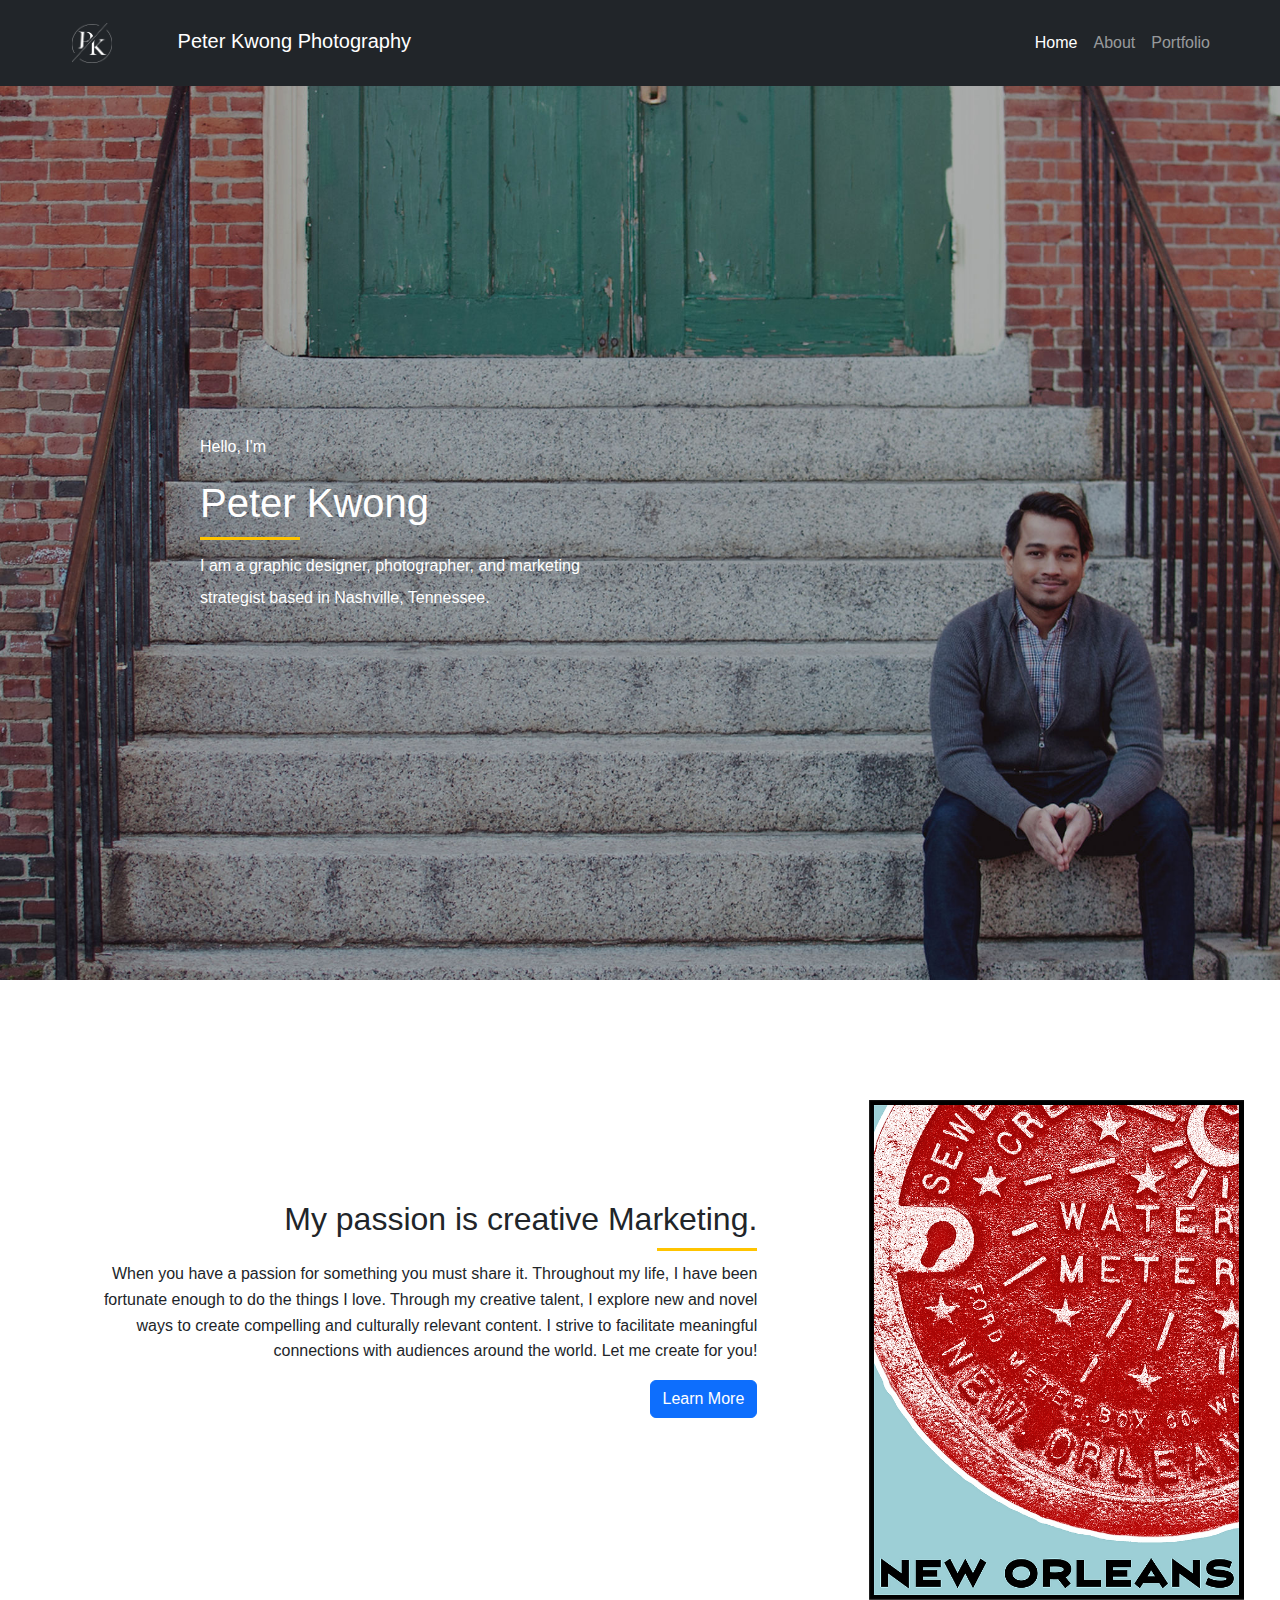
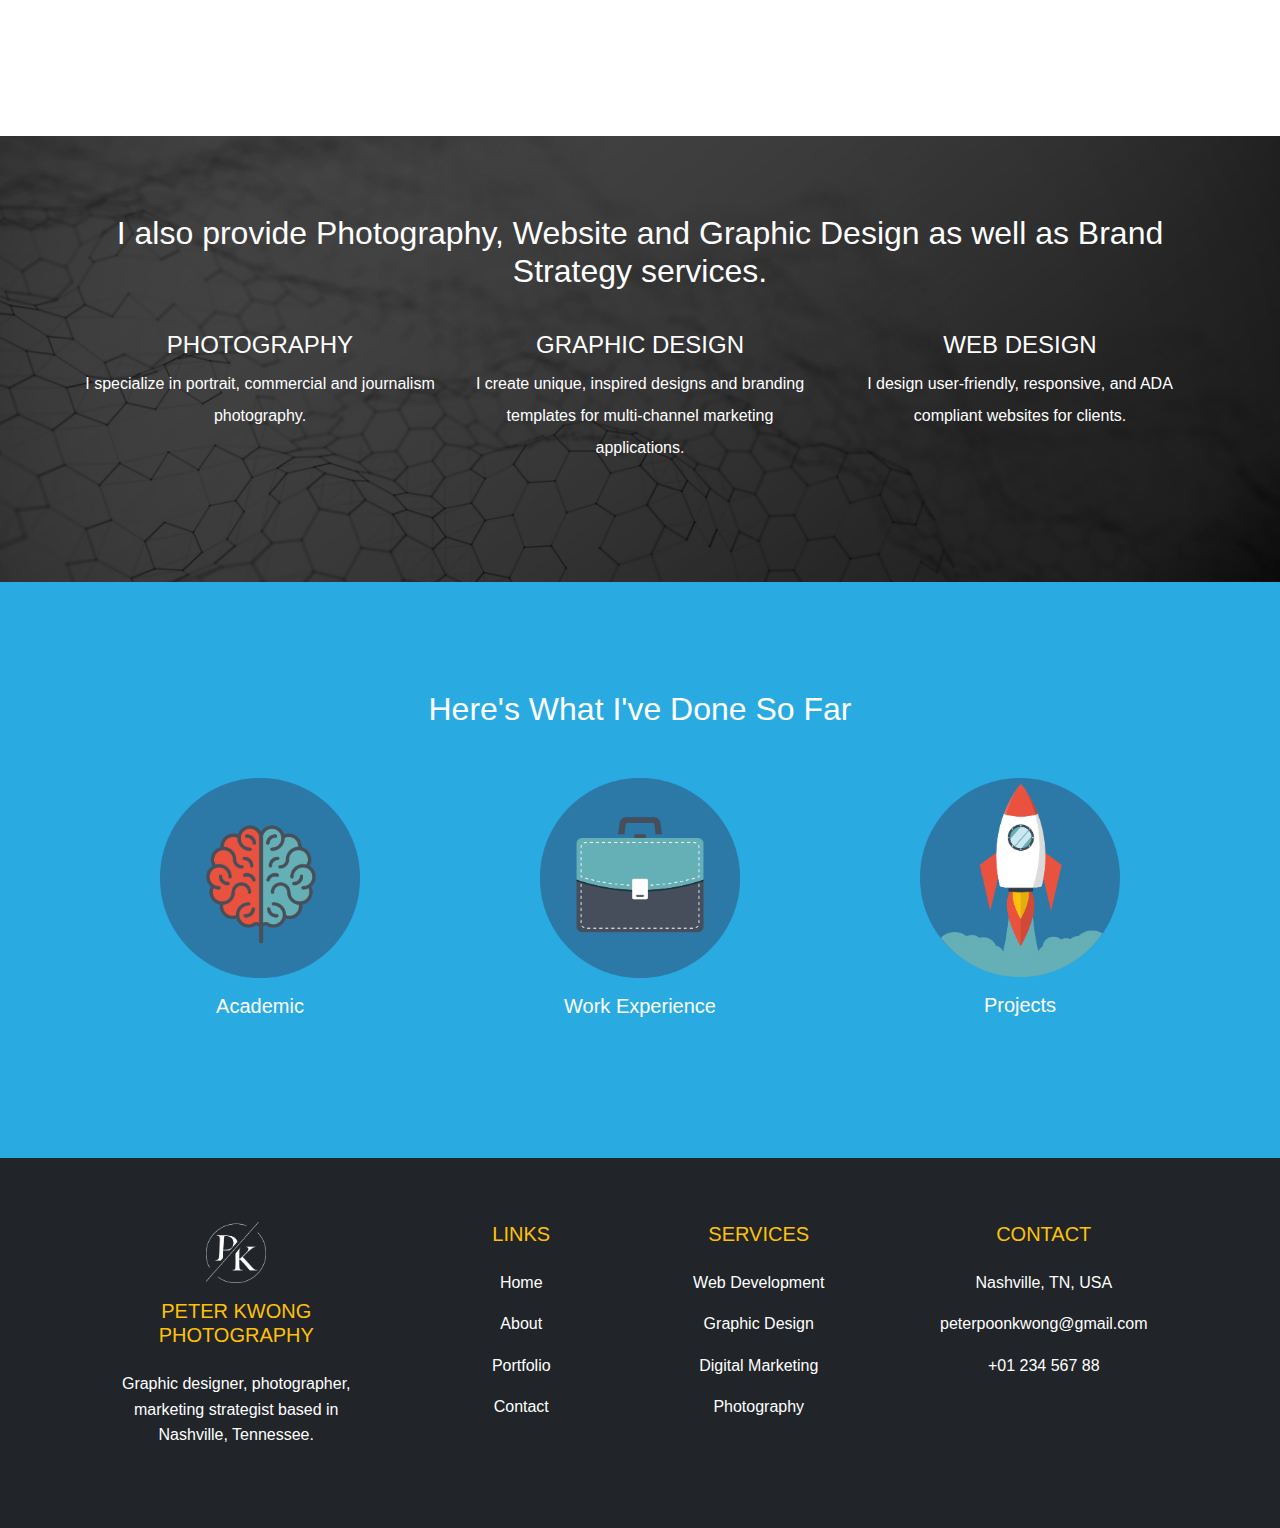
<file: index.html>
<!DOCTYPE html>
<html lang="en">
<head>
    <meta charset="UTF-8">
    <meta name="viewport" content="width=device-width, initial-scale=1.0">
    <title>Peter Kwong Portfolio</title>
    
    <!-- Bootstrap CSS -->
    <link rel="stylesheet" href="https://cdn.jsdelivr.net/npm/bootstrap@5.3.3/dist/css/bootstrap.min.css" integrity="sha384-QWTKZyjpPEjISv5WaRU9OFeRpok6YctnYmDr5pNlyT2bRjXh0JMhjY6hW+ALEwIH" crossorigin="anonymous">

    <!-- Custom CSS -->
    <link rel="stylesheet" href="style.css">

    <!-- JavaScript -->
    <script defer src="script.js"></script>
</head>
<body>
    <header>
        <!-- Navigation Bar with Logo -->
        <nav class="navbar navbar-expand-lg navbar-dark bg-dark">
            <div class="container-fluid">
                <!-- Logo -->
                <a class="navbar-brand" href="#">
                    <span style="margin-left: 50px;">
                        <img src="Asset 1.png" alt="Logo" width="40" height="40" style="margin: 10px;" class="d-inline-block align-text-middle">
                    </span>
                    <span style="margin-left: 50px;">Peter Kwong Photography</span>
                </a>

                <!-- Toggler/collapsible Button for mobile screens -->
                <button class="navbar-toggler" type="button" data-bs-toggle="collapse" data-bs-target="#navbarNav" aria-controls="navbarNav" aria-expanded="false" aria-label="Toggle navigation">
                    <span class="navbar-toggler-icon"></span>
                </button>

                <!-- Navbar links -->
                <div class="collapse navbar-collapse" id="navbarNav">
                    <ul class="navbar-nav ms-auto" style="margin-right: 50px;">
                        <li class="nav-item">
                            <a class="nav-link active" aria-current="page" href="index.html">Home</a>
                        </li>
                        <li class="nav-item">
                            <a class="nav-link" href="About.html">About</a>
                        </li>
                        <li class="nav-item">
                            <a class="nav-link" href="Portfolio.html">Portfolio</a>
                        </li>
                    </ul>
                </div>
            </div>
        </nav>
     </header>

     <!-- Section 2: Header -->
        <section id="home2">
            <div id="headerImage">
                <div class="text-box">
                    <p>Hello, I'm</p>
                    <h1>Peter Kwong</h1>
                    <hr class="headerLine">
                    <p>I am a graphic designer, photographer, and marketing strategist based in Nashville, Tennessee.</p>
                </div>
            </div>
        </section>
        
        <!-- Section 3: Home Content -->
        <section id="home3">
            <div class="row">
                <div class="col-sm-8 limited-text">
                    <h2>My passion is creative Marketing.</h2>
                    <hr class="headerLine2">
                    <p>When you have a passion for something you must share it. Throughout my life, I have been fortunate enough to do the things I love. Through my creative talent, I explore new and novel ways to create compelling and culturally relevant content. I strive to facilitate meaningful connections with audiences around the world. Let me create for you!</p>
                    <a href="About.html" class="btn btn-primary">Learn More</a>
                </div>
                <div class="col-sm-4">
                    <img src="Asset 2.png" alt="images" class="img-fluid mb-3 limited-image">
                </div>
            </div>
        </section>

     <!-- Section 4: Services -->
    <section id="home5" class="bg-image">
        <section id="iconGrid" class="container my-5">
            <h2>I also provide Photography, Website and Graphic Design as well as Brand Strategy services.</h2>
            <br>
            <div class="row text-center">
                <!-- Grid Item 1 -->
                <div class="col-md-4 mb-4">
                    <div class="services-textbox">
                        <h4>PHOTOGRAPHY</h4>
                        <p>I specialize in portrait, commercial and journalism photography.</p>
                    </div>
                </div>
                <!-- Grid Item 2 -->
                <div class="col-md-4 mb-4">
                    <div class="services-textbox">
                        <h4>GRAPHIC DESIGN</h4>
                        <p>I create unique, inspired designs and branding templates for multi-channel marketing applications.</p>
                    </div>
                </div>
                <!-- Grid Item 3 -->
                <div class="col-md-4 mb-4">
                    <div class="services-textbox">
                        <h4>WEB DESIGN</h4>
                        <p>I design user-friendly, responsive, and ADA compliant websites for clients.</p>
                    </div>
                </div>
            </div>
        </section>
    </section>

     <!-- Section 5: Projects -->
        <section id="home4">
            <section id="iconGrid" class="container my-5">
                <h2 class="text-center mb-4">Here's What I've Done So Far</h2>
                <br>
                <div class="row text-center">
                    <!-- Grid Item 1 -->
                    <div class="col-md-4 mb-4">
                        <div class="icon-box">
                            <img src="Asset 4.png" alt="Academic Icon" class="icon-img mb-3">
                            <h5>Academic</h5>
                        </div>
                    </div>
        
                    <!-- Grid Item 2 -->
                    <div class="col-md-4 mb-4">
                        <div class="icon-box">
                            <img src="Asset 5.png" alt="Work Icon" class="icon-img mb-3">
                            <h5>Work Experience</h5>
                        </div>
                    </div>
        
                    <!-- Grid Item 3 -->
                    <div class="col-md-4 mb-4">
                        <div class="icon-box">
                            <img src="Asset 6.png" alt="Projects Icon" class="icon-img mb-3">
                            <h5>Projects</h5>
                        </div>
                    </div>
                </div>
            </section>
        </section>
  

    <!-- Footer -->
    <footer class="bg-dark text-white pt-5 pb-4">
        <div class="container text-center text-md-left">
            <div class="row text-center text-md-left">
                <!-- Column 1: About & Logo -->
                <div class="col-md-3 col-lg-3 col-xl-3 mx-auto mt-3">
                    <img src="Asset 1.png" alt="Company Logo" class="img-fluid mb-3" style="max-width: 60px;">
                    <h5 class="text-uppercase mb-4 font-weight-bold text-warning">Peter Kwong Photography</h5>
                    <p>Graphic designer, photographer, marketing strategist based in Nashville, Tennessee.</p>
                </div>

                <!-- Column 2: Links -->
                <div class="col-md-2 col-lg-2 col-xl-2 mx-auto mt-3">
                    <h5 class="text-uppercase mb-4 font-weight-bold text-warning">Links</h5>
                    <p><a href="#" class="text-white" style="text-decoration: none;">Home</a></p>
                    <p><a href="#" class="text-white" style="text-decoration: none;">About</a></p>
                    <p><a href="#" class="text-white" style="text-decoration: none;">Portfolio</a></p>
                    <p><a href="#" class="text-white" style="text-decoration: none;">Contact</a></p>
                </div>

                <!-- Column 3: Services -->
                <div class="col-md-3 col-lg-2 col-xl-2 mx-auto mt-3">
                    <h5 class="text-uppercase mb-4 font-weight-bold text-warning">Services</h5>
                    <p><a href="#" class="text-white" style="text-decoration: none;">Web Development</a></p>
                    <p><a href="#" class="text-white" style="text-decoration: none;">Graphic Design</a></p>
                    <p><a href="#" class="text-white" style="text-decoration: none;">Digital Marketing</a></p>
                    <p><a href="#" class="text-white" style="text-decoration: none;">Photography</a></p>
                </div>

                <!-- Column 4: Contact -->
                <div class="col-md-4 col-lg-3 col-xl-3 mx-auto mt-3">
                    <h5 class="text-uppercase mb-4 font-weight-bold text-warning">Contact</h5>
                    <p><i class="fas fa-home mr-3"></i> Nashville, TN, USA</p>
                    <p><i class="fas fa-envelope mr-3"></i> peterpoonkwong@gmail.com</p>
                    <p><i class="fas fa-phone mr-3"></i> +01 234 567 88</p>
                    <p><i class="fas fa-print mr-3"></i
</file>
<file: style.css>
body {
    font-family: 'Open Sans', Helvetica, sans-serif;
    margin: 0;
    line-height: 1.6;
}

html {
    scroll-behavior: smooth;
}

* {
    box-sizing: border-box;
}

header {
    height: 80px;
    background-size: cover;
    background-position: center;
    background-repeat: no-repeat;
    padding: 0;
    box-shadow: 0px 4px 6px rgba(0, 0, 0, 0.1); /* Adds a shadow */
}

/* Styling for the header images */
#headerImage, #fullWidthHeader {
    color: rgb(1, 1, 1);
    line-height: 2em;
    text-align: left;
    width: 100vw;
    height: 100vh;
    background-size: cover;
    background-position: center;
    background-repeat: no-repeat;
    display: flex;
    align-items: center;
    padding: 0;
}

#headerImage {
    background-image: url('home-header.jpg'); /* Replace with your actual image */
}

#fullWidthHeader {
    background-image: url('337373_161958513892928_3489155_o.jpg'); /* Replace with your actual image */
}

/* Text overlay styling */
.text-overlay {
    color: white;
    text-align: center;
    background-color: rgba(0, 0, 0, 0.5); /* Semi-transparent background for text */
    padding: 20px;
    border-radius: 10px;
}

.text-overlay h1 {
    font-size: 3rem;
    margin: 0;
}

.text-overlay p {
    font-size: 1.5rem;
    margin-top: 10px;
}

/* Responsive text styling */
@media (max-width: 768px) {
    .text-overlay h1 {
        font-size: 2rem;
    }

    .text-overlay p {
        font-size: 1.2rem;
    }
}

/* Section styling */
.home2, #home3, #home4 {
    padding: 60px 0;
    background-position: center;
    background-repeat: no-repeat;
    display: flex;
    align-items: center;
}

#home3 {
    margin: 60px 0;
}

#home4 {
    background-color: #29ABE2;
    color: white;
}
#home5 {
    align-items: center;
    padding: 30px 60px 30px 60px;
    background-color: #29ABE2;
    color: white;
}

.limited-image {
    max-width: 100%;
    max-height: 500px;
    width: auto;
    height: auto;
}

.limited-text {
    padding: 100px;
    text-align: right;
}

.text-box {
    padding: 100px;
    color: white;
    text-align: left;
    max-width: 600px;
    margin-left: 100px;
}

/* Icon box styling */
.icon-box img.icon-img {
    max-width: 200px;
    max-height: 200px;
    margin-bottom: 60px;
    object-fit: contain;
}

/* Header lines styling */
.headerLine, .headerLine2 {
    border: none;
    height: 3px;
    background-color: rgb(255, 196, 0);
    opacity: 1;
    width: 100px;
    margin: 10px 0;
}

.headerLine2 {
    margin-left: auto;
}

/* Background image for sections */
.bg-image {
    background-image: url('AdobeStock_297146649.jpg');
    color: white;
    line-height: 2em;
    text-align: center;
    background-size: cover;
    background-position: center;
    background-repeat: no-repeat;
    display: flex;
    align-items: center;
    margin: 0;
    padding: 0;
    max-height: 80vh;
    max-width: 100vw;
}

/* Responsive adjustments for header images */
@media (max-width: 768px) {
    #headerImage, #fullWidthHeader {
        height: 70vh;
    }

    .text-box {
        max-width: 100%;
        margin-left: 20px;
        padding: 50px;
    }

    .text-box h1 {
        font-size: 2.5rem;
    }
}

/* Footer styling */
footer {
    padding-top: 60px;
    padding-bottom: 60px;
}

.container {
    margin-bottom: 40px;
}
</file>
